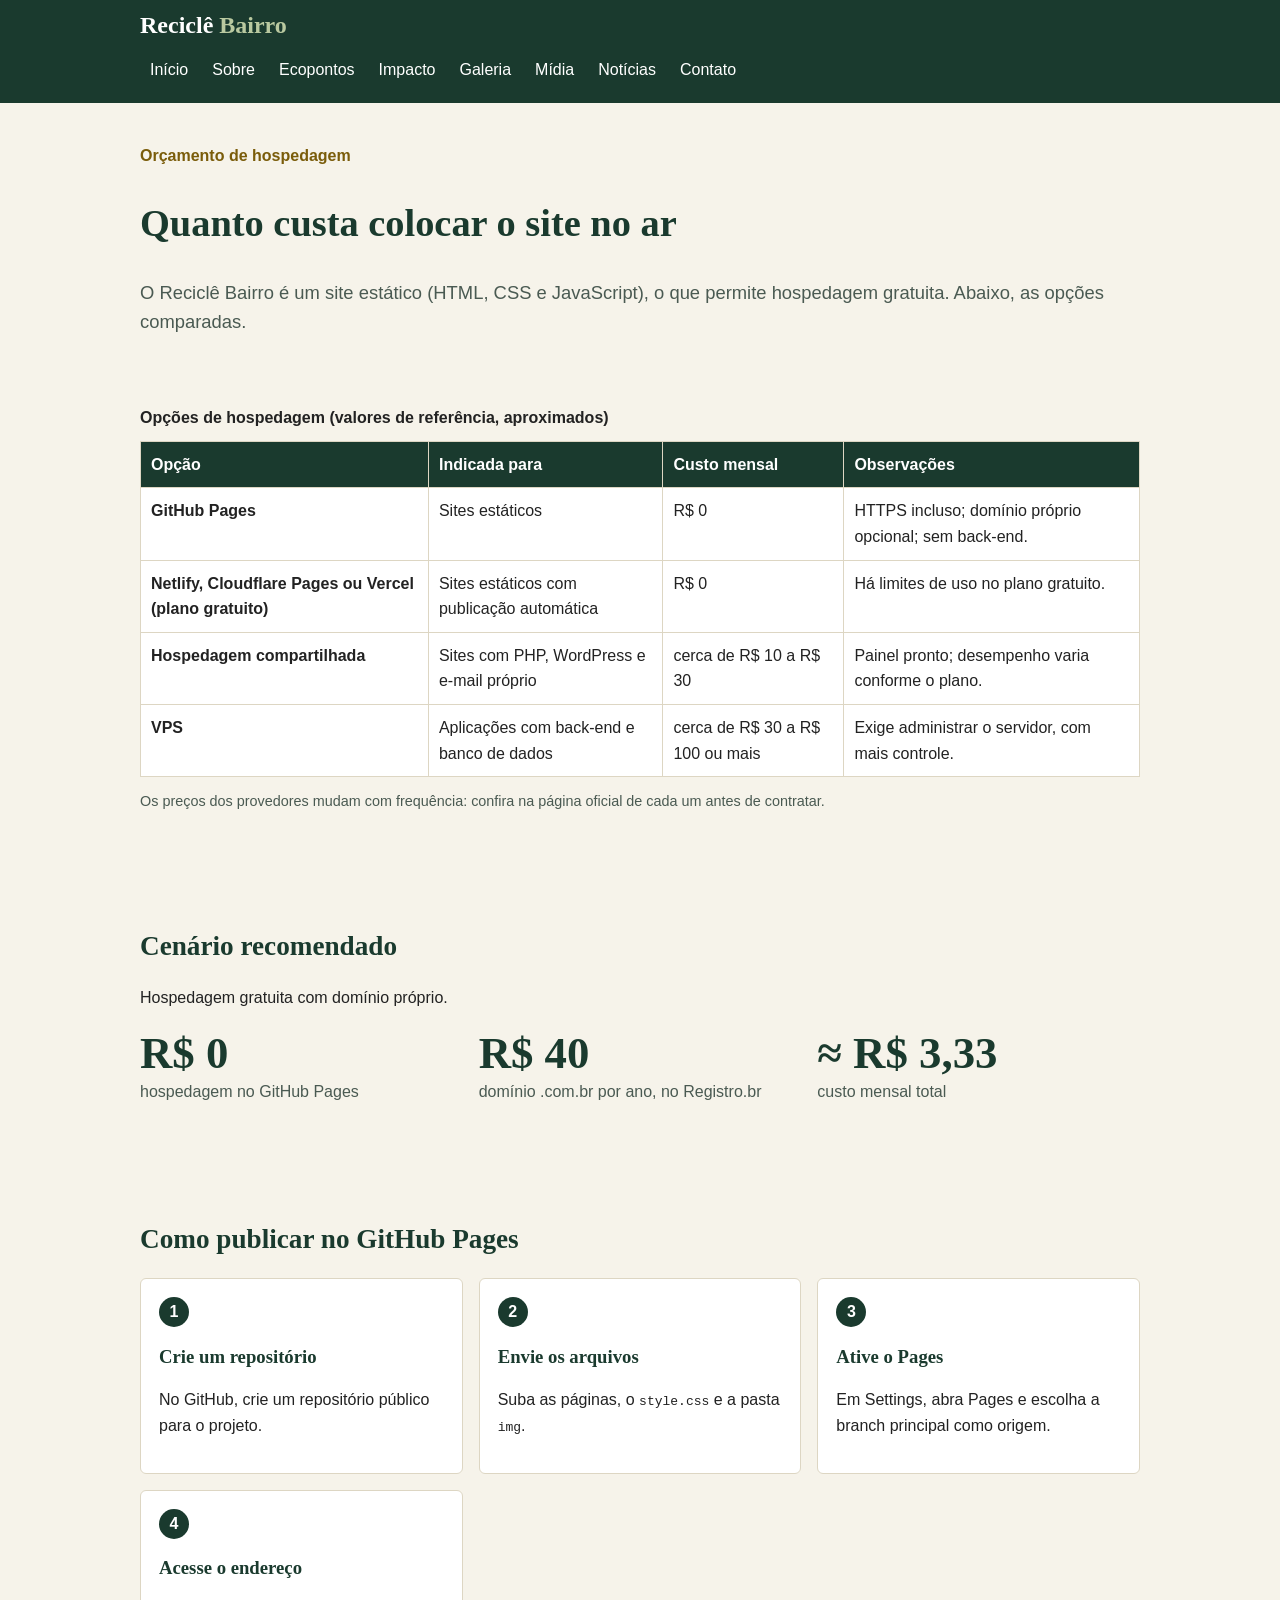
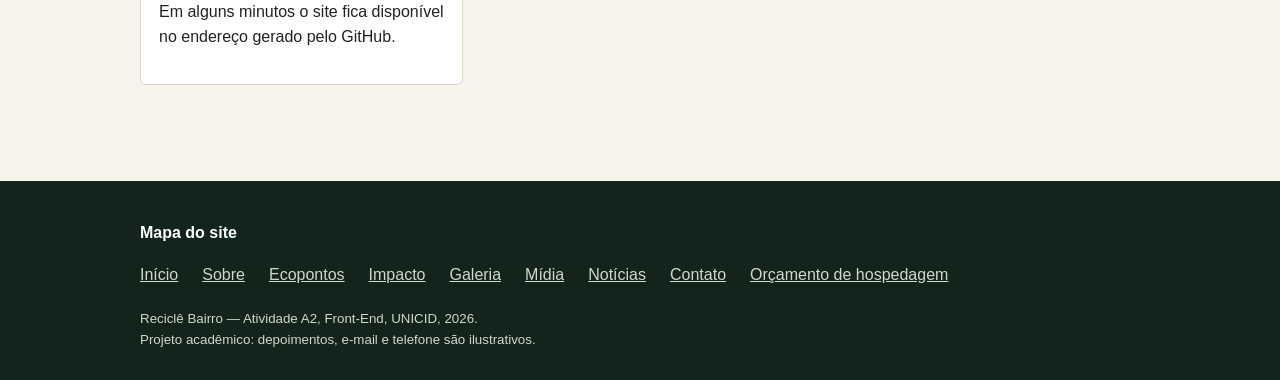
<file: hospedagem.html>
<!DOCTYPE html>
<html lang="pt-BR">
<head>
<meta charset="UTF-8">
<meta name="viewport" content="width=device-width, initial-scale=1">
<title>Orçamento de hospedagem | Reciclê Bairro</title>
<meta name="description" content="Comparativo de opções de hospedagem e domínio para publicar o Reciclê Bairro.">
<meta name="theme-color" content="#1a3a2e">
<link rel="stylesheet" href="style.css">
</head>
<body>
<a class="skip-link" href="#conteudo">Pular para o conteúdo</a>
<header class="site-header">
  <div class="container">
    <a class="brand" href="index.html" aria-label="Reciclê Bairro, página inicial">Reciclê <span>Bairro</span></a>
    <nav aria-label="Principal">
      <ul class="nav-list"><li><a href="index.html">Início</a></li><li><a href="sobre.html">Sobre</a></li><li><a href="projetos.html">Ecopontos</a></li><li><a href="impacto.html">Impacto</a></li><li><a href="galeria.html">Galeria</a></li><li><a href="midia.html">Mídia</a></li><li><a href="noticias.html">Notícias</a></li><li><a href="contato.html">Contato</a></li></ul>
    </nav>
  </div>
</header>
<main id="conteudo" tabindex="-1">
<section class="page-title"><div class="container"><span class="eyebrow">Orçamento de hospedagem</span><h1>Quanto custa colocar o site no ar</h1><p class="lead">O Reciclê Bairro é um site estático (HTML, CSS e JavaScript), o que permite hospedagem gratuita. Abaixo, as opções comparadas.</p></div></section>
<section class="section"><div class="container">
  <div class="table-wrap" tabindex="0" role="region" aria-labelledby="cap-hosp">
  <table>
    <caption id="cap-hosp">Opções de hospedagem (valores de referência, aproximados)</caption>
    <thead><tr><th scope="col">Opção</th><th scope="col">Indicada para</th><th scope="col">Custo mensal</th><th scope="col">Observações</th></tr></thead>
    <tbody>
      <tr><th scope="row">GitHub Pages</th><td>Sites estáticos</td><td>R$ 0</td><td>HTTPS incluso; domínio próprio opcional; sem back-end.</td></tr>
      <tr><th scope="row">Netlify, Cloudflare Pages ou Vercel (plano gratuito)</th><td>Sites estáticos com publicação automática</td><td>R$ 0</td><td>Há limites de uso no plano gratuito.</td></tr>
      <tr><th scope="row">Hospedagem compartilhada</th><td>Sites com PHP, WordPress e e-mail próprio</td><td>cerca de R$ 10 a R$ 30</td><td>Painel pronto; desempenho varia conforme o plano.</td></tr>
      <tr><th scope="row">VPS</th><td>Aplicações com back-end e banco de dados</td><td>cerca de R$ 30 a R$ 100 ou mais</td><td>Exige administrar o servidor, com mais controle.</td></tr>
    </tbody>
  </table></div>
  <p class="note" style="margin-top:.8rem">Os preços dos provedores mudam com frequência: confira na página oficial de cada um antes de contratar.</p>
</div></section>
<section class="section"><div class="container">
  <div class="section-head"><h2>Cenário recomendado</h2><p>Hospedagem gratuita com domínio próprio.</p></div>
  <ul class="stats">
    <li><span class="stat-num">R$ 0</span><span class="stat-label">hospedagem no GitHub Pages</span></li>
    <li><span class="stat-num">R$ 40</span><span class="stat-label">domínio .com.br por ano, no Registro.br</span></li>
    <li><span class="stat-num">≈ R$ 3,33</span><span class="stat-label">custo mensal total</span></li>
  </ul>
</div></section>
<section class="section"><div class="container">
  <div class="section-head"><h2>Como publicar no GitHub Pages</h2></div>
  <ol class="steps">
    <li><h3>Crie um repositório</h3><p>No GitHub, crie um repositório público para o projeto.</p></li>
    <li><h3>Envie os arquivos</h3><p>Suba as páginas, o <code>style.css</code> e a pasta <code>img</code>.</p></li>
    <li><h3>Ative o Pages</h3><p>Em Settings, abra Pages e escolha a branch principal como origem.</p></li>
    <li><h3>Acesse o endereço</h3><p>Em alguns minutos o site fica disponível no endereço gerado pelo GitHub.</p></li>
  </ol>
</div></section>

</main>
<footer class="site-footer">
  <div class="container">
    <h2>Mapa do site</h2>
    <ul class="footer-nav"><li><a href="index.html">Início</a></li><li><a href="sobre.html">Sobre</a></li><li><a href="projetos.html">Ecopontos</a></li><li><a href="impacto.html">Impacto</a></li><li><a href="galeria.html">Galeria</a></li><li><a href="midia.html">Mídia</a></li><li><a href="noticias.html">Notícias</a></li><li><a href="contato.html">Contato</a></li><li><a href="hospedagem.html">Orçamento de hospedagem</a></li></ul>
    <small>Reciclê Bairro — Atividade A2, Front-End, UNICID, 2026.</small>
    <small>Projeto acadêmico: depoimentos, e-mail e telefone são ilustrativos.</small>
  </div>
</footer>
<!-- Filtros SVG Globais para Daltonismo (Coloque em todas as páginas antes de </body>) -->
<svg style="display: none;">
  <defs>
    <filter id="protanopia-filter">
      <feColorMatrix type="matrix" values="
        0.56667, 0.43333, 0,       0, 0
        0.55833, 0.44167, 0,       0, 0
        0,       0.24167, 0.75833, 0, 0
        0,       0,       0,       1, 0" />
    </filter>
    <filter id="deuteranopia-filter">
      <feColorMatrix type="matrix" values="
        0.625, 0.375, 0,   0, 0
        0.7,   0.3,   0,   0, 0
        0,     0.3,   0.7, 0, 0
        0,     0,     0,   1, 0" />
    </filter>
    <filter id="tritanopia-filter">
      <feColorMatrix type="matrix" values="
        0.95, 0.05,  0,     0, 0
        0,    0.433, 0.567, 0, 0
        0,    0.475, 0.525, 0, 0
        0,    0,     0,     1, 0" />
    </filter>
  </defs>
</svg>

<!-- Script de Acessibilidade Global -->
<script>
// APLICA IMEDIATAMENTE AO CARREGAR A PÁGINA (Evita piscar a cor original)
(function() {
  const modoSalvo = localStorage.getItem('modo-daltonismo');
  if (modoSalvo && modoSalvo !== 'normal') {
    document.documentElement.classList.add(`daltonismo-${modoSalvo}`);
  }
})();

document.addEventListener('DOMContentLoaded', () => {
  const btnMain = document.getElementById('btn-daltonismo');
  const modal = document.getElementById('modal-daltonismo');
  const opcoes = document.querySelectorAll('.btn-opcao');
  const htmlEl = document.documentElement;

  if (btnMain && modal) {
    btnMain.addEventListener('click', () => {
      const isExpanded = btnMain.getAttribute('aria-expanded') === 'true';
      btnMain.setAttribute('aria-expanded', !isExpanded);
      modal.hidden = isExpanded;
    });

    document.addEventListener('click', (e) => {
      if (!btnMain.contains(e.target) && !modal.contains(e.target)) {
        modal.hidden = true;
        btnMain.setAttribute('aria-expanded', 'false');
      }
    });
  }

  function aplicarModo(modo) {
    htmlEl.classList.remove(
      'daltonismo-protanopia',
      'daltonismo-deuteranopia',
      'daltonismo-tritanopia',
      'daltonismo-alto-contraste'
    );

    opcoes.forEach(btn => {
      btn.classList.toggle('active', btn.dataset.modo === modo);
    });

    if (modo !== 'normal') {
      htmlEl.classList.add(`daltonismo-${modo}`);
    }

    localStorage.setItem('modo-daltonismo', modo);
  }

  opcoes.forEach(btn => {
    btn.addEventListener('click', () => {
      const modo = btn.dataset.modo;
      aplicarModo(modo);
      if (modal) {
        modal.hidden = true;
        btnMain.setAttribute('aria-expanded', 'false');
      }
    });
  });

  // Sincroniza o botão ativo caso o usuário abra o menu em outra página
  const modoSalvo = localStorage.getItem('modo-daltonismo');
  if (modoSalvo) {
    opcoes.forEach(btn => {
      btn.classList.toggle('active', btn.dataset.modo === modoSalvo);
    });
  }
});
</script>
</body>
</html>
</file>
<file: style.css>
/* =========================================================
   Reciclê Bairro · style.css
   Um único arquivo de estilos para as 10 páginas.
   Índice: 1. Variáveis  2. Base  3. Cabeçalho e menus
           4. Conteúdo  5. Formulários  6. Rodapé
           7. Modo daltônico  8. Responsivo (2ª entrega)
   ========================================================= */

/* 1. Variáveis: mude a paleta do site inteiro aqui */
:root {
  --cor-verde: #1a3a2e;        /* cabeçalho, títulos, botões */
  --cor-verde-claro: #265443;
  --cor-creme: #f6f3ea;        /* fundo das páginas */
  --cor-salvia: #b9c9a0;       /* detalhes sobre o verde */
  --cor-texto: #222;
  --cor-texto-suave: #4a5a52;
  --cor-destaque: #c9a43a;     /* item ativo do menu */
  --cor-borda: #e2dccb;
  --cor-foco: #0b5cad;         /* contorno de foco no fundo claro */
  --cor-foco-escuro: #ffd54a;  /* contorno de foco no cabeçalho */
  --cor-erro: #b3261e;         /* contraste 5,9:1 sobre branco */
  --cor-sucesso: #1e6b3a;
  --fonte-texto: Arial, Helvetica, sans-serif;
  --fonte-titulo: Georgia, serif;
  --raio: 8px;
}

/* 2. Base */
body {
  margin: 0;
  font-family: var(--fonte-texto);
  line-height: 1.6;
  color: #222;
  background: var(--cor-creme);
}

h1,
h2,
h3 {
  font-family: Georgia, serif;
  color: var(--cor-verde);
  line-height: 1.2;
}

h1 {
  font-size: 2.4rem;
}

h2 {
  font-size: 1.7rem;
}

img {
  max-width: 100%;
  height: auto;
  display: block;
}

a {
  color: var(--cor-verde);
}

:focus-visible {
  outline: 3px solid var(--cor-foco);
  outline-offset: 3px;
}

.container {
  width: min(1000px, 92%);
  margin: 0 auto;
}

.visually-hidden {
  position: absolute;
  width: 1px;
  height: 1px;
  overflow: hidden;
  clip: rect(0 0 0 0);
}

.skip-link {
  position: absolute;
  left: 10px;
  top: -60px;
  background: #fff;
  padding: 10px 14px;
  z-index: 10;
}

.skip-link:focus {
  top: 10px;
}

/* 3. Cabeçalho e menus */
.site-header {
  background: var(--cor-verde);
}

.site-header .container {
  display: flex;
  justify-content: space-between;
  align-items: center;
  flex-wrap: wrap;
  gap: 10px;
  padding: 12px 0;
}

.brand {
  color: #fff;
  font: bold 1.5rem Georgia, serif;
  text-decoration: none;
}

.brand span {
  color: var(--cor-salvia);
}

.nav-list {
  display: flex;
  flex-wrap: wrap;
  gap: 4px;
  list-style: none;
  margin: 0;
  padding: 0;
}

.nav-list a {
  display: block;
  padding: 8px 10px;
  color: #fff;
  text-decoration: none;
}

.nav-list a:hover,
.nav-list a[aria-current="page"] {
  border-bottom: 2px solid var(--cor-destaque);
}

.site-header :focus-visible {
  outline-color: var(--cor-foco-escuro);
}

/* Menu de Acessibilidade */
.accessibility-menu {
  position: relative;
  display: inline-block;
}

.btn-acessibilidade {
  display: flex;
  align-items: center;
  gap: 6px;
  background-color: #265443;
  color: #ffffff;
  border: 1px solid var(--cor-salvia);
  padding: 6px 12px;
  border-radius: 4px;
  font-size: 0.85rem;
  font-weight: bold;
  cursor: pointer;
}

.btn-acessibilidade:hover {
  background-color: #316853;
}

.modal-daltonismo {
  position: absolute;
  top: 100%;
  right: 0;
  margin-top: 8px;
  background-color: #ffffff;
  border: 1px solid #ddd6c3;
  border-radius: 6px;
  padding: 10px;
  box-shadow: 0 4px 12px rgba(0,0,0,0.15);
  display: flex;
  flex-direction: column;
  gap: 6px;
  z-index: 9999;
  min-width: 210px;
}

.modal-daltonismo[hidden] {
  display: none;
}

.modal-title {
  font-size: 0.8rem;
  font-weight: bold;
  margin: 0 0 4px 0;
  color: var(--cor-verde);
}

.btn-opcao {
  background: var(--cor-creme);
  border: 1px solid #ddd6c3;
  padding: 6px 10px;
  text-align: left;
  border-radius: 4px;
  cursor: pointer;
  font-size: 0.85rem;
  color: #222;
}

.btn-opcao:hover {
  background: var(--cor-borda);
}

.btn-opcao.active {
  background: var(--cor-verde);
  color: #fff;
  border-color: var(--cor-verde);
}

/* ==========================================
   7. Modo daltônico: muda as cores do site inteiro
   ========================================== */

html.daltonismo-protanopia {
  filter: url('#protanopia-filter');
}

html.daltonismo-deuteranopia {
  filter: url('#deuteranopia-filter');
}

html.daltonismo-tritanopia {
  filter: url('#tritanopia-filter');
}

html.daltonismo-alto-contraste {
  filter: contrast(160%) brightness(105%);
}

/* 4. Conteúdo */
.section {
  padding: 40px 0;
}

.page-title {
  padding: 40px 0 0;
}

.eyebrow {
  display: block;
  color: #7a5c0a;
  font-weight: bold;
  margin-bottom: 6px;
}

.lead {
  font-size: 1.15rem;
  color: var(--cor-texto-suave);
}

.note {
  font-size: .9rem;
  color: var(--cor-texto-suave);
}

.prose>* {
  max-width: 700px;
}

.hero .container {
  display: grid;
  grid-template-columns: 1fr 1fr;
  gap: 30px;
  align-items: center;
  padding: 40px 0;
}

.hero-art {
  border: 1px solid #ddd6c3;
  border-radius: 8px;
  overflow: hidden;
  background: #fff;
}

.btn {
  display: inline-block;
  padding: 10px 18px;
  background: var(--cor-verde);
  color: #fff;
  border: 2px solid var(--cor-verde);
  border-radius: 6px;
  text-decoration: none;
  font: bold 1rem Arial, sans-serif;
  cursor: pointer;
}

.btn-outline {
  background: transparent;
  color: var(--cor-verde);
}

.actions {
  display: flex;
  flex-wrap: wrap;
  gap: 10px;
  margin-top: 20px;
}

.cards,
.points,
.stats,
.gallery,
.steps,
.quotes {
  display: grid;
  grid-template-columns: repeat(auto-fit, minmax(250px, 1fr));
  gap: 16px;
  list-style: none;
  padding: 0;
}

.points {
  grid-template-columns: repeat(auto-fit, minmax(300px, 1fr));
}

.card,
.point,
.steps li,
blockquote,
.gallery figure {
  background: #fff;
  border: 1px solid #ddd6c3;
  border-radius: 6px;
  padding: 18px;
  margin: 0;
}

.gallery figure {
  padding: 0;
  overflow: hidden;
}

.gallery figcaption {
  padding: 12px 16px;
  font-weight: bold;
}

.gallery figcaption span {
  display: block;
  font-weight: normal;
  color: var(--cor-texto-suave);
}

.card h3,
.point h3 {
  margin-top: 0;
}

.pin-num,
.card .icon {
  display: inline-block;
  background: var(--cor-verde);
  color: #fff;
  border-radius: 50%;
  width: 28px;
  height: 28px;
  text-align: center;
  line-height: 28px;
  font-size: .9rem;
  margin-right: 6px;
}

.tags {
  display: flex;
  flex-wrap: wrap;
  gap: 6px;
  list-style: none;
  padding: 0;
}

.tags li {
  border: 1px solid #ddd6c3;
  background: var(--cor-creme);
  border-radius: 4px;
  padding: 2px 8px;
  font-size: .85rem;
}

address {
  font-style: normal;
  color: var(--cor-texto-suave);
}

.stat-num {
  display: block;
  font: bold 2.8rem Georgia, serif;
  color: var(--cor-verde);
}

.stat-label {
  display: block;
  color: var(--cor-texto-suave);
}

.steps {
  counter-reset: s;
}

.steps li {
  counter-increment: s;
}

.steps li::before {
  content: counter(s);
  display: inline-block;
  background: var(--cor-verde);
  color: #fff;
  border-radius: 50%;
  width: 30px;
  height: 30px;
  text-align: center;
  line-height: 30px;
  font-weight: bold;
}

.bin {
  display: flex;
  gap: 14px;
}

.bin svg {
  width: 40px;
  flex: none;
}

blockquote {
  border-left: 5px solid var(--cor-destaque);
}

blockquote footer {
  color: var(--cor-texto-suave);
  font-size: .9rem;
}

.callout {
  background: var(--cor-verde);
  color: #fff;
  border-radius: 8px;
  padding: 30px;
}

.callout h2 {
  color: #fff;
}

.callout .btn {
  background: var(--cor-creme);
  color: var(--cor-verde);
  border-color: var(--cor-creme);
}

.callout a {
  color: #fff;
}

.map-fig {
  margin: 30px 0 0;
  max-width: 600px;
}

/* acessibilidade */
.barreira {
  font-style: italic;
  color: var(--cor-texto-suave);
}

/* notícia */
.article {
  max-width: 700px;
}

.article .deck {
  font-size: 1.2rem;
  color: var(--cor-texto-suave);
}

.article .meta,
.article .source {
  color: var(--cor-texto-suave);
  font-size: .9rem;
}

.article figure {
  margin: 0 0 20px;
}

/* formulário */
.form {
  max-width: 520px;
}

.field {
  margin-bottom: 14px;
}

.field label {
  display: block;
  font-weight: bold;
  margin-bottom: 4px;
}

.field input,
.field select,
.field textarea {
  width: 100%;
  box-sizing: border-box;
  padding: 10px;
  font: inherit;
  border: 1.5px solid #6d7a73;
  border-radius: 4px;
}

/* tabela */
.table-wrap {
  overflow-x: auto;
}

table {
  border-collapse: collapse;
  width: 100%;
  min-width: 600px;
  background: #fff;
}

caption {
  text-align: left;
  font-weight: bold;
  padding: 10px 0;
}

th,
td {
  border: 1px solid #ddd6c3;
  padding: 10px;
  text-align: left;
  vertical-align: top;
}

thead th {
  background: var(--cor-verde);
  color: #fff;
}

/* rodapé */
.site-footer {
  background: #12241b;
  color: #cfd8cc;
  padding: 30px 0;
  margin-top: 40px;
}

.site-footer h2 {
  font: bold 1rem Arial, sans-serif;
  color: #fff;
}

.footer-nav {
  display: flex;
  flex-wrap: wrap;
  gap: 6px 24px;
  list-style: none;
  padding: 0;
}

.footer-nav a {
  color: #cfd8cc;
  padding: 4px 0;
  display: inline-block;
}

.site-footer small {
  display: block;
}

@media (max-width:760px) {
  .hero .container {
    grid-template-columns: 1fr;
  }
} 

/* =========================================================
   2ª entrega: menu do celular, formulários validados,
   vídeos e mapa, ODS e ajustes de tablet
   ========================================================= */

/* SVG dos filtros do modo daltônico: existe, mas não aparece */
.filtros-daltonismo {
  position: absolute;
  width: 0;
  height: 0;
  overflow: hidden;
}

/* Cabeçalho: com 10 páginas, o menu ganha uma linha só para ele */
.site-header nav {
  order: 3;
  flex-basis: 100%;
}

.accessibility-menu {
  order: 2;
  margin-left: auto;
}

.btn-acessibilidade {
  font-size: 0.9rem;
  border-radius: var(--raio);
  padding: 8px 12px;
}

.modal-daltonismo {
  right: 0;
  z-index: 20;
}

.btn-opcao[aria-pressed="true"] {
  font-weight: bold;
}

/* Botão "Menu": só aparece no celular */
.menu-toggle {
  display: none;
  order: 1;
  align-items: center;
  gap: 8px;
  background: transparent;
  color: #fff;
  border: 1px solid var(--cor-salvia);
  border-radius: var(--raio);
  padding: 8px 12px;
  font: bold 0.95rem var(--fonte-texto);
  cursor: pointer;
}

.menu-toggle-barras,
.menu-toggle-barras::before,
.menu-toggle-barras::after {
  display: block;
  width: 18px;
  height: 2px;
  background: currentColor;
  position: relative;
  transition: transform .2s ease;
}

.menu-toggle-barras::before,
.menu-toggle-barras::after {
  content: "";
  position: absolute;
  left: 0;
}

.menu-toggle-barras::before { top: -6px; }
.menu-toggle-barras::after { top: 6px; }

.menu-toggle[aria-expanded="true"] .menu-toggle-barras { background: transparent; }
.menu-toggle[aria-expanded="true"] .menu-toggle-barras::before { transform: translateY(6px) rotate(45deg); }
.menu-toggle[aria-expanded="true"] .menu-toggle-barras::after { transform: translateY(-6px) rotate(-45deg); }

.nav-list a,
.btn {
  transition: background-color .2s ease, border-color .2s ease, color .2s ease;
}

/* 5. Formulários: mensagens de erro e sucesso */
.obrigatorio {
  color: var(--cor-erro);
}

.nota-form,
.ajuda {
  font-size: 0.9rem;
  color: var(--cor-texto-suave);
  margin: 0 0 4px;
}

.erro {
  color: var(--cor-erro);
  font-size: 0.9rem;
  font-weight: bold;
  margin: 4px 0 0;
  min-height: 1.2em;
}

.erro:not(:empty)::before {
  content: "⚠ ";   /* o erro não depende só da cor */
}

.field .campo-invalido {
  border: 2px solid var(--cor-erro);
  background: #fdf1f0;
}

.form-status {
  margin: 12px 0 0;
  font-weight: bold;
}

.form-status:empty {
  display: none;
}

.form-status.sucesso {
  color: var(--cor-sucesso);
  background: #e8f4ec;
  border-left: 4px solid var(--cor-sucesso);
  padding: 10px 14px;
}

.form-status.erro-geral {
  color: var(--cor-erro);
  background: #fdf1f0;
  border-left: 4px solid var(--cor-erro);
  padding: 10px 14px;
}

.aviso-rascunho {
  background: #fff7dc;
  border: 1px solid var(--cor-destaque);
  border-radius: var(--raio);
  padding: 8px 12px;
}

.btn-link {
  background: none;
  border: 0;
  padding: 0;
  color: var(--cor-verde);
  text-decoration: underline;
  font: inherit;
  cursor: pointer;
}

/* Vídeo e mapa responsivos (16:9) */
.embed {
  position: relative;
  aspect-ratio: 16 / 9;
  max-width: 820px;
  margin: 16px 0;
  border-radius: var(--raio);
  overflow: hidden;
  background: #e9e4d6;
}

.embed-mapa {
  max-width: none;
  aspect-ratio: 16 / 7;
}

.embed iframe {
  position: absolute;
  inset: 0;
  width: 100%;
  height: 100%;
  border: 0;
}

.source {
  font-size: 0.9rem;
  color: var(--cor-texto-suave);
}

.pix {
  font-size: 0.95rem;
}

/* 6. Rodapé: selos dos ODS */
.ods-list {
  list-style: none;
  padding: 0;
  margin: 16px 0;
  display: flex;
  flex-wrap: wrap;
  gap: 8px 20px;
  color: #cfd8cc;
  font-size: 0.9rem;
}

.ods {
  display: inline-block;
  font-weight: bold;
  color: #fff;
  padding: 2px 8px;
  border-radius: 4px;
  margin-right: 4px;
}

.ods-8 { background: #8f1838; }
.ods-11 { background: #a35d00; }
.ods-12 { background: #7a5c12; }

/* 8. Responsivo */

/* Tablet */
@media (max-width: 1024px) {
  .cards {
    grid-template-columns: repeat(auto-fit, minmax(220px, 1fr));
  }

  .embed-mapa {
    aspect-ratio: 4 / 3;
  }
}

/* Celular: menu vira lista que abre pelo botão */
@media (max-width: 760px) {
  .menu-toggle {
    display: inline-flex;
  }

  .accessibility-menu {
    margin-left: 0;
  }

  .nav-list {
    display: none;
    flex-direction: column;
    gap: 0;
    padding: 8px 0;
  }

  .nav-list.aberto {
    display: flex;
  }

  .nav-list a {
    padding: 12px 4px;
    border-bottom: 1px solid var(--cor-verde-claro);
  }

  .modal-daltonismo {
    left: 0;
    right: auto;
  }
}

/* Quem pede menos movimento no sistema não vê animações */
@media (prefers-reduced-motion: reduce) {
  * {
    transition: none !important;
    animation: none !important;
  }
}
</file>
